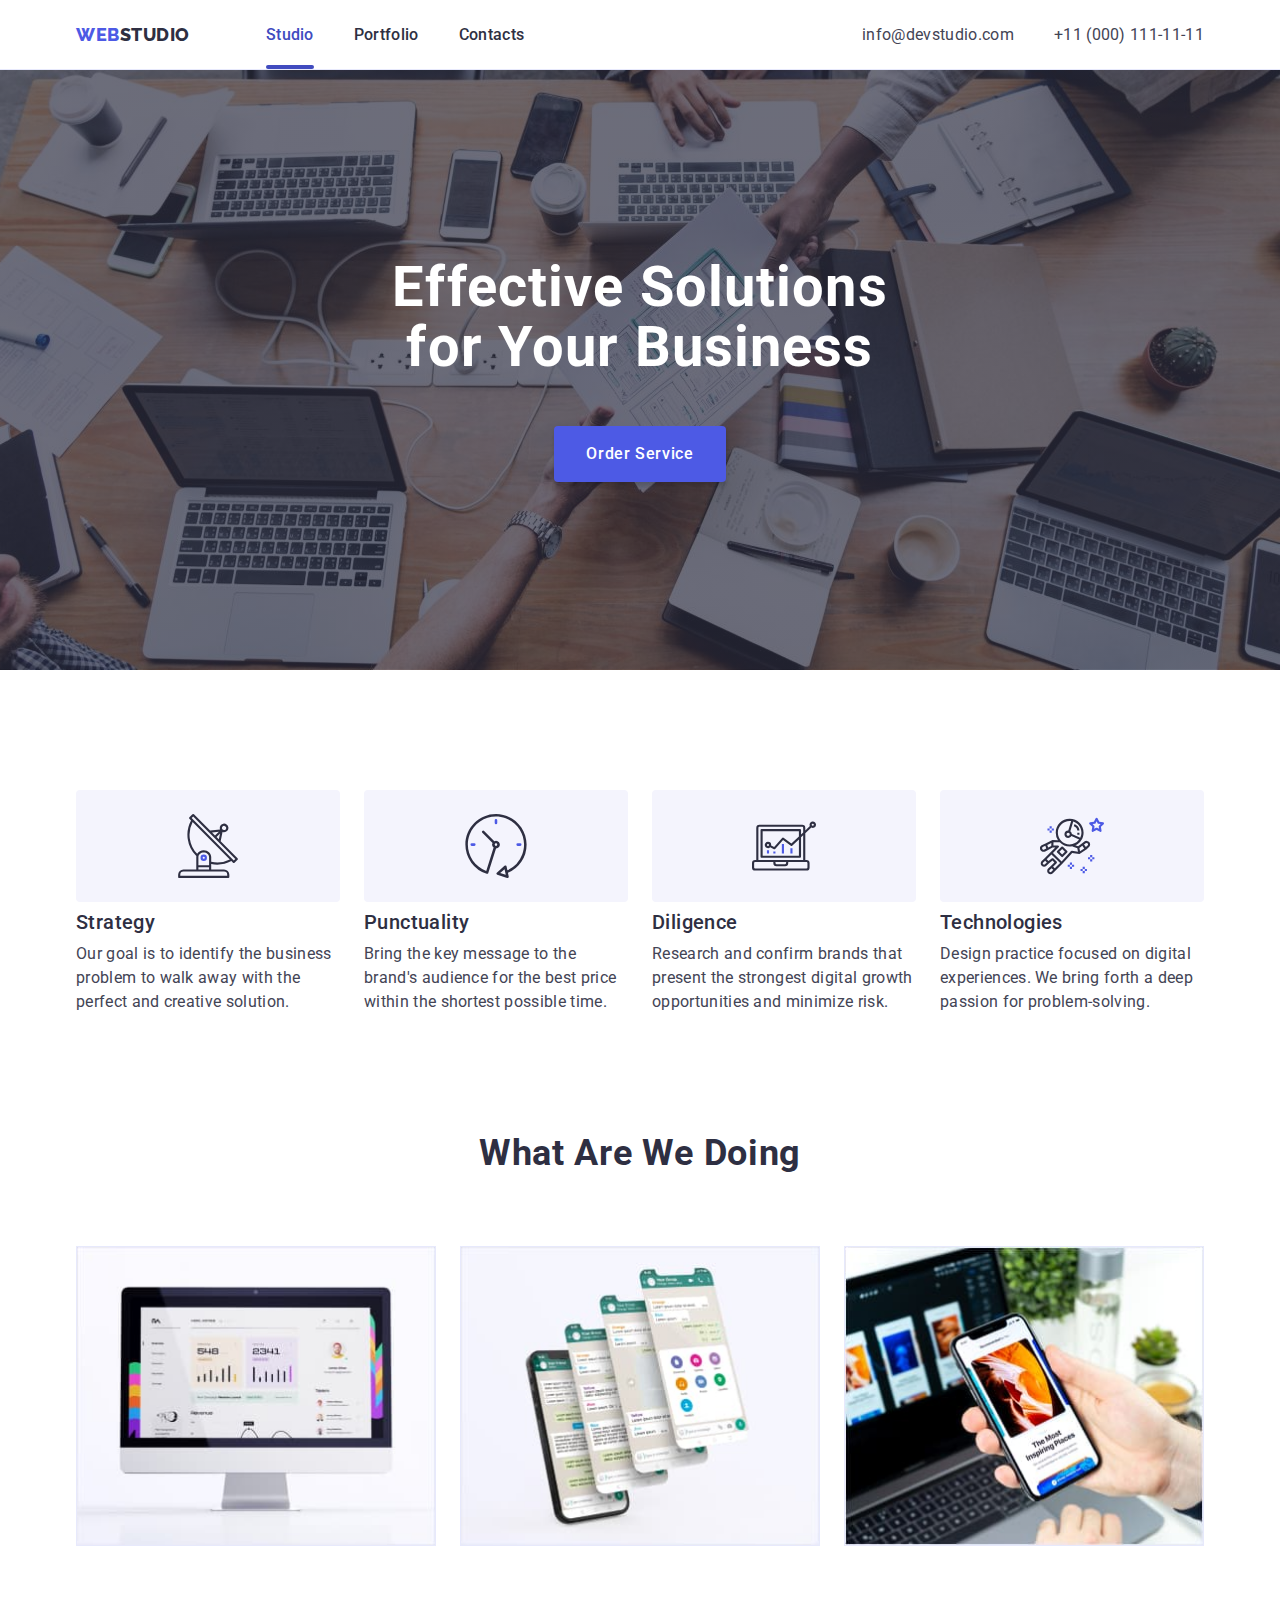
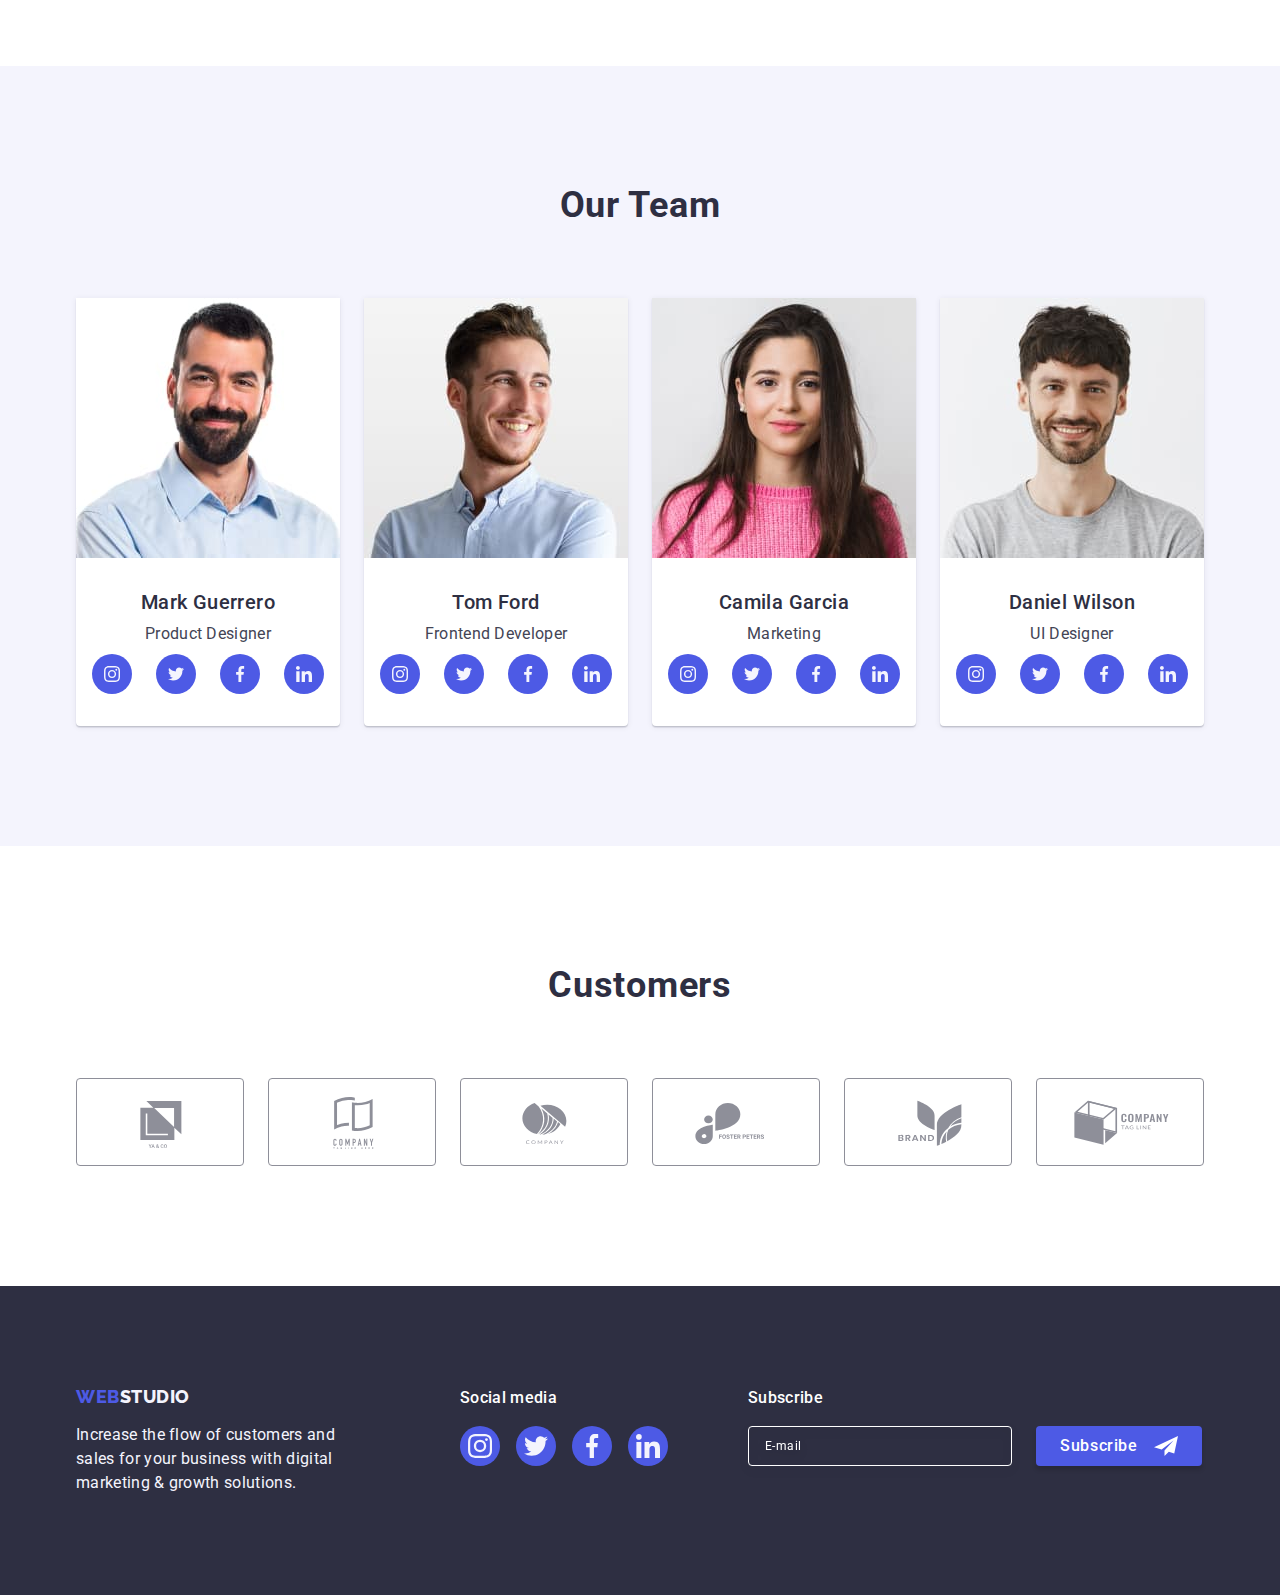
<file: index.html>
<!DOCTYPE html>
<html lang="en">
  <head>
    <meta charset="UTF-8" />
    <meta http-equiv="X-UA-Compatible" content="IE=edge" />
    <meta name="viewport" content="width=device-width, initial-scale=1.0" />
    <title>Студія</title>
    <link rel="preconnect" href="https://fonts.googleapis.com" />
    <link rel="preconnect" href="https://fonts.gstatic.com" crossorigin />
    <link
      href="https://fonts.googleapis.com/css2?family=Raleway:wght@800&family=Roboto:wght@400;500;700;900&display=swap"
      rel="stylesheet"
    />
    <link
      rel="stylesheet"
      href="https://cdn.jsdelivr.net/npm/modern-normalize@2.0.0/modern-normalize.min.css"
    />
    <link href="./portfolio.html" rel="next" type="text/html" />
    <link href="./css/styles.css" rel="stylesheet" type="text/css" />
  </head>
  <body>
    <header class="header">
      <div class="container row inner-header">
        <nav class="nav">
          <a class="nav-logo nav-logo-blue link" href="./index.html"
            >Web<span class="nav-logo-dark">Studio</span></a
          >
          <ul class="pagination-menu list">
            <li class="item">
              <a class="pagination-item link active" href="./index.html"
                >Studio</a
              >
            </li>
            <li class="item">
              <a class="pagination-item link" href="./portfolio.html"
                >Portfolio</a
              >
            </li>
            <li class="item">
              <a class="pagination-item link" href="">Contacts</a>
            </li>
          </ul>
        </nav>
        <address class="nav-contacts">
          <ul class="contacts-menu list">
            <li class="pag-item">
              <a class="contacts-item link" href="mailto:info@devstudio.com"
                >info@devstudio.com</a
              >
            </li>
            <li class="pag-item">
              <a class="contacts-item link" href="tel:+110001111111"
                >+11 (000) 111-11-11</a
              >
            </li>
          </ul>
        </address>
      </div>
    </header>

    <main class="main-block">
      <section class="section-one">
        <div class="box-solutions container">
          <h1 class="title-one">Effective Solutions for Your Business</h1>
          <button
            class="button button-blue button-size order-service"
            type="button"
            data-modal-open
          >
            Order Service
          </button>
        </div>
      </section>
      <section class="section">
        <div class="box-advantages container">
          <h2 class="title-two visually-hidden">Advantages</h2>
          <ul class="advantages-menu list">
            <li class="item">
              <div class="icon-wrap icon-advantages-wrap">
                <svg class="icon-advantages" width="64" height="64">
                  <use href="./images/icons.svg#icon-antenna"></use>
                </svg>
              </div>
              <h3 class="title-three">Strategy</h3>
              <p class="text">
                Our goal is to identify the business problem to walk away with
                the perfect and creative solution.
              </p>
            </li>
            <li class="item">
              <div class="icon-wrap icon-advantages-wrap">
                <svg class="icon-advantages" width="64" height="64">
                  <use href="./images/icons.svg#icon-clock"></use>
                </svg>
              </div>
              <h3 class="title-three">Punctuality</h3>
              <p class="text">
                Bring the key message to the brand's audience for the best price
                within the shortest possible time.
              </p>
            </li>
            <li class="item">
              <div class="icon-wrap icon-advantages-wrap">
                <svg class="icon-advantages" width="64" height="64">
                  <use href="./images/icons.svg#icon-diagram"></use>
                </svg>
              </div>
              <h3 class="title-three">Diligence</h3>
              <p class="text">
                Research and confirm brands that present the strongest digital
                growth opportunities and minimize risk.
              </p>
            </li>
            <li class="item">
              <div class="icon-wrap icon-advantages-wrap">
                <svg class="icon-advantages" width="64" height="64">
                  <use href="./images/icons.svg#icon-astronaut"></use>
                </svg>
              </div>
              <h3 class="title-three">Technologies</h3>
              <p class="text">
                Design practice focused on digital experiences. We bring forth a
                deep passion for problem-solving.
              </p>
            </li>
          </ul>
        </div>
      </section>
      <section class="section proposals">
        <div class="box-proposals container">
          <h2 class="title-two">What are we doing</h2>
          <ul class="proposals-menu list">
            <li class="item">
              <img
                class="image image-border"
                src="./images/proposal1.jpg"
                alt="A website with graphs is open on the monitor"
                width="360"
                height="300"
              />
            </li>
            <li class="item">
              <img
                class="image image-border"
                src="./images/proposal2.jpg"
                alt="Four screens of phones with chat correspondence"
                width="360"
                height="300"
              />
            </li>
            <li class="item">
              <img
                class="image image-border"
                src="./images/proposal3.jpg"
                alt="A phone with an open application and a laptop with an open website"
                width="360"
                height="300"
              />
            </li>
          </ul>
        </div>
      </section>
      <section class="section inner-four">
        <div class="container">
          <h2 class="title-two">Our team</h2>
          <ul class="team-cards-menu list">
            <li class="team-card">
              <img
                class="image"
                src="./images/team1.jpg"
                alt="Mark Guerrero"
                width="264"
                height="260"
              />
              <div class="team-inform">
                <h3 class="title-three">Mark Guerrero</h3>
                <p class="text">Product Designer</p>
                <ul class="team-links list">
                  <li class="item">
                    <a class="link" href="">
                      <svg class="icon-team" width="16" height="16">
                        <use href="./images/icons.svg#icon-instagram"></use>
                      </svg>
                    </a>
                  </li>
                  <li class="item">
                    <a class="link" href="">
                      <svg class="icon-team" width="16" height="16">
                        <use href="./images/icons.svg#icon-twitter"></use>
                      </svg>
                    </a>
                  </li>
                  <li class="item">
                    <a class="link" href="">
                      <svg class="icon-team" width="16" height="16">
                        <use href="./images/icons.svg#icon-facebook"></use>
                      </svg>
                    </a>
                  </li>
                  <li class="item">
                    <a class="link" href="">
                      <svg class="icon-team" width="16" height="16">
                        <use href="./images/icons.svg#icon-linkedin"></use>
                      </svg>
                    </a>
                  </li>
                </ul>
              </div>
            </li>
            <li class="team-card">
              <img
                class="image"
                src="./images/team2.jpg"
                alt="Tom Ford"
                width="264"
                height="260"
              />
              <div class="team-inform">
                <h3 class="title-three">Tom Ford</h3>
                <p class="text">Frontend Developer</p>
                <ul class="team-links list">
                  <li class="item">
                    <a class="link" href="">
                      <svg class="icon-team" width="16" height="16">
                        <use href="./images/icons.svg#icon-instagram"></use>
                      </svg>
                    </a>
                  </li>
                  <li class="item">
                    <a class="link" href="">
                      <svg class="icon-team" width="16" height="16">
                        <use href="./images/icons.svg#icon-twitter"></use>
                      </svg>
                    </a>
                  </li>
                  <li class="item">
                    <a class="link" href="">
                      <svg class="icon-team" width="16" height="16">
                        <use href="./images/icons.svg#icon-facebook"></use>
                      </svg>
                    </a>
                  </li>
                  <li class="item">
                    <a class="link" href="">
                      <svg class="icon-team" width="16" height="16">
                        <use href="./images/icons.svg#icon-linkedin"></use>
                      </svg>
                    </a>
                  </li>
                </ul>
              </div>
            </li>
            <li class="team-card">
              <img
                class="image"
                src="./images/team3.jpg"
                alt="Camila Garcia"
                width="264"
                height="260"
              />
              <div class="team-inform">
                <h3 class="title-three">Camila Garcia</h3>
                <p class="text">Marketing</p>
                <ul class="team-links list">
                  <li class="item">
                    <a class="link" href="">
                      <svg class="icon-team" width="16" height="16">
                        <use href="./images/icons.svg#icon-instagram"></use>
                      </svg>
                    </a>
                  </li>
                  <li class="item">
                    <a class="link" href="">
                      <svg class="icon-team" width="16" height="16">
                        <use href="./images/icons.svg#icon-twitter"></use>
                      </svg>
                    </a>
                  </li>
                  <li class="item">
                    <a class="link" href="">
                      <svg class="icon-team" width="16" height="16">
                        <use href="./images/icons.svg#icon-facebook"></use>
                      </svg>
                    </a>
                  </li>
                  <li class="item">
                    <a class="link" href="">
                      <svg class="icon-team" width="16" height="16">
                        <use href="./images/icons.svg#icon-linkedin"></use>
                      </svg>
                    </a>
                  </li>
                </ul>
              </div>
            </li>
            <li class="team-card">
              <img
                class="image"
                src="./images/team4.jpg"
                alt="Daniel Wilson"
                width="264"
                height="260"
              />
              <div class="team-inform">
                <h3 class="title-three">Daniel Wilson</h3>
                <p class="text">UI Designer</p>
                <ul class="team-links list">
                  <li class="item">
                    <a class="link" href="">
                      <svg class="icon-team" width="16" height="16">
                        <use href="./images/icons.svg#icon-instagram"></use>
                      </svg>
                    </a>
                  </li>
                  <li class="item">
                    <a class="link" href="">
                      <svg class="icon-team" width="16" height="16">
                        <use href="./images/icons.svg#icon-twitter"></use>
                      </svg>
                    </a>
                  </li>
                  <li class="item">
                    <a class="link" href="">
                      <svg class="icon-team" width="16" height="16">
                        <use href="./images/icons.svg#icon-facebook"></use>
                      </svg>
                    </a>
                  </li>
                  <li class="item">
                    <a class="link" href="">
                      <svg class="icon-team" width="16" height="16">
                        <use href="./images/icons.svg#icon-linkedin"></use>
                      </svg>
                    </a>
                  </li>
                </ul>
              </div>
            </li>
          </ul>
        </div>
      </section>
      <section class="section">
        <div class="container">
          <h2 class="title-two">Customers</h2>
          <ul class="customers-menu list">
            <li class="item">
              <a class="icon-wrap customer-link link" href="">
                <svg class="icon-customer" width="104" height="56">
                  <use href="./images/icons.svg#icon-logo1"></use>
                </svg>
              </a>
            </li>
            <li class="item">
              <a class="icon-wrap customer-link link" href="">
                <svg class="icon-customer" width="104" height="56">
                  <use href="./images/icons.svg#icon-logo2"></use>
                </svg>
              </a>
            </li>
            <li class="item">
              <a class="icon-wrap customer-link link" href="">
                <svg class="icon-customer" width="104" height="56">
                  <use href="./images/icons.svg#icon-logo3"></use>
                </svg>
              </a>
            </li>
            <li class="item">
              <a class="icon-wrap customer-link link" href="">
                <svg class="icon-customer" width="104" height="56">
                  <use href="./images/icons.svg#icon-logo4"></use>
                </svg>
              </a>
            </li>
            <li class="item">
              <a class="icon-wrap customer-link link" href="">
                <svg class="icon-customer" width="104" height="56">
                  <use href="./images/icons.svg#icon-logo5"></use>
                </svg>
              </a>
            </li>
            <li class="item">
              <a class="icon-wrap customer-link link" href="">
                <svg class="icon-customer" width="104" height="56">
                  <use href="./images/icons.svg#icon-logo6"></use>
                </svg>
              </a>
            </li>
          </ul>
        </div>
      </section>
    </main>

    <footer class="footer">
      <div class="footer-inner container">
        <div class="footer-logo-text">
          <a class="nav-logo nav-logo-blue link" href="./index.html"
            >Web<span class="nav-logo-light">Studio</span></a
          >
          <p class="info-text text">
            Increase the flow of customers and sales for your business with
            digital marketing & growth solutions.
          </p>
        </div>
        <div class="footer-social-media">
          <p class="caption text">Social media</p>
          <ul class="social-media-menu list">
            <li class="item">
              <a class="link" href="">
                <svg class="icon-media" width="24" height="24">
                  <use href="./images/icons.svg#icon-instagram"></use>
                </svg>
              </a>
            </li>
            <li class="item">
              <a class="link" href="">
                <svg class="icon-media" width="24" height="24">
                  <use href="./images/icons.svg#icon-twitter"></use>
                </svg>
              </a>
            </li>
            <li class="item">
              <a class="link" href="">
                <svg class="icon-media" width="24" height="24">
                  <use href="./images/icons.svg#icon-facebook"></use>
                </svg>
              </a>
            </li>
            <li class="item">
              <a class="link" href="">
                <svg class="icon-media" width="24" height="24">
                  <use href="./images/icons.svg#icon-linkedin"></use>
                </svg>
              </a>
            </li>
          </ul>
        </div>

        <!--  -->

        <div class="footer-form-container">
          <p class="caption text">Subscribe</p>
          <form class="footer-email-form">
            <label class="footer-label">
              <input
                class="footer-input"
                type="email"
                name="user-email"
                placeholder="E-mail"
                required
              />
            </label>

            <button class="button button-blue button-submit" type="submit">
              Subscribe
              <svg class="icon-submit" width="24" height="24">
                <use href="./images/icons.svg#icon-plane"></use>
              </svg>
            </button>
          </form>
        </div>
      </div>
    </footer>

    <!-- Modal window: -->

    <div class="backdrop is-hidden" data-modal>
      <div class="modal">
        <button class="button-close" type="button" data-modal-close>
          <svg class="icon-close" width="8" height="8">
            <use href="./images/icons.svg#icon-close"></use>
          </svg>
        </button>

        <p class="caption-modal text">
          Leave your contacts and we will call you back
        </p>

        <form class="modal-form">
          <div class="modal-form-content">
            <label class="form-text label-modal" for="user-name">Name</label>
            <div class="icon-input-wrap">
              <input
                class="input-form input-modal"
                type="text"
                name="user-name"
                id="user-name"
                required
              />
              <svg class="icon-modal" width="18" height="24">
                <use href="./images/icons.svg#icon-person"></use>
              </svg>
            </div>
          </div>

          <div class="modal-form-content">
            <label class="form-text label-modal" for="user-tel">Phone</label>
            <div class="icon-input-wrap">
              <input
                class="input-form input-modal"
                type="tel"
                name="user-tel"
                id="user-tel"
                required
              />
              <svg class="icon-modal" width="18" height="24">
                <use href="./images/icons.svg#icon-phone"></use>
              </svg>
            </div>
          </div>

          <div class="modal-form-content">
            <label class="form-text label-modal" for="user-email">Email</label>
            <div class="icon-input-wrap">
              <input
                class="input-form input-modal"
                type="email"
                name="user-email"
                id="user-email"
                required
              />
              <svg class="icon-modal" width="18" height="24">
                <use href="./images/icons.svg#icon-email"></use>
              </svg>
            </div>
          </div>

          <div class="modal-form-comment">
            <label class="form-text label-modal" for="user-comment"
              >Comment</label
            >
            <textarea
              class="input-form form-text textarea-modal"
              name="user-comment"
              id="user-comment"
              placeholder="Text input"
            ></textarea>
          </div>

          <div class="checkbox-wrap">
            <input
              class="input-modal-checkbox visually-hidden"
              type="checkbox"
              name="user-privacy"
              id="user-privacy"
              value="true"
              required
            />
            <label class="form-text label-modal-checkbox" for="user-privacy">
              <span class="check-box">
                <svg class="icon-modal-checkbox" width="10" height="8">
                  <use href="./images/icons.svg#icon-clickcheckbox"></use>
                </svg>
              </span>
              I accept the terms and conditions of the
              <a class="privacy-policy-link" href=""> Privacy Policy</a>
            </label>
          </div>

          <button class="button button-blue button-size submit" type="submit">
            Send
          </button>
        </form>
      </div>
    </div>
    <script src="./js/modal.js"></script>
  </body>
</html>
</file>
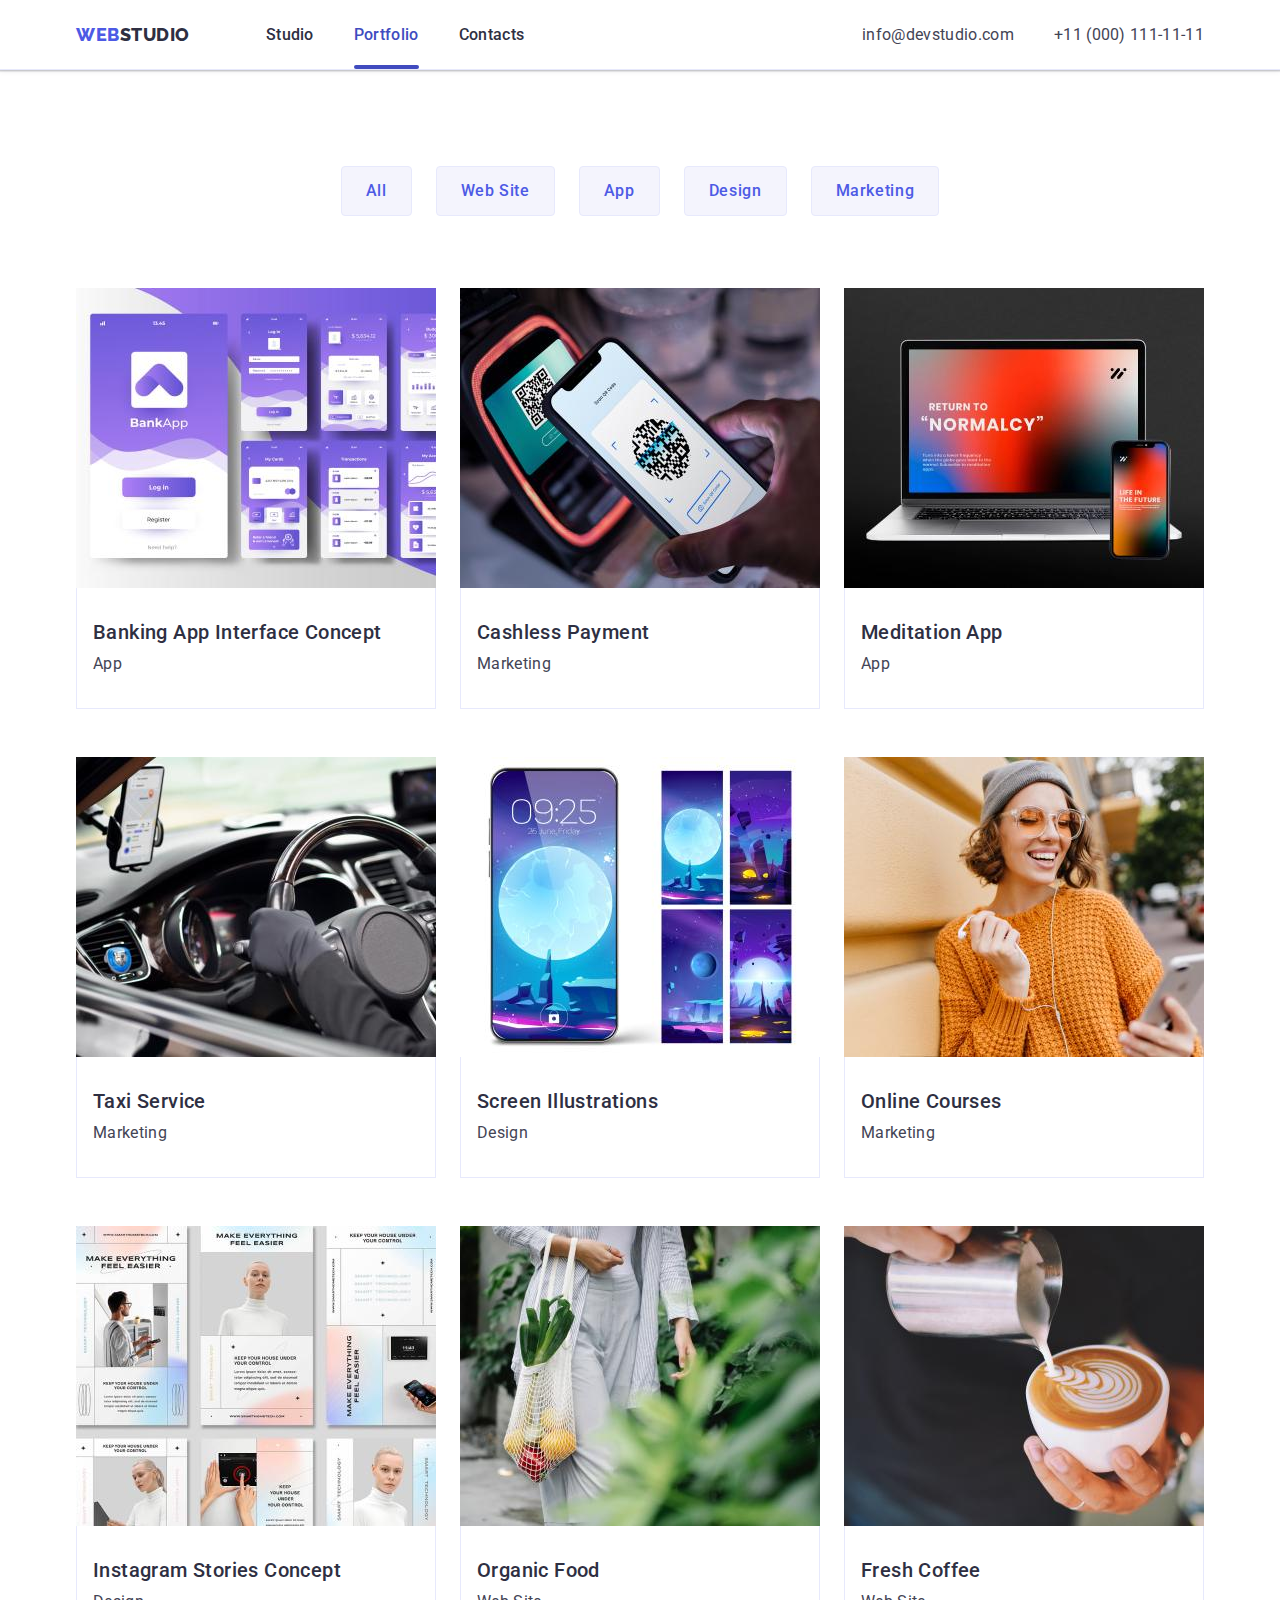
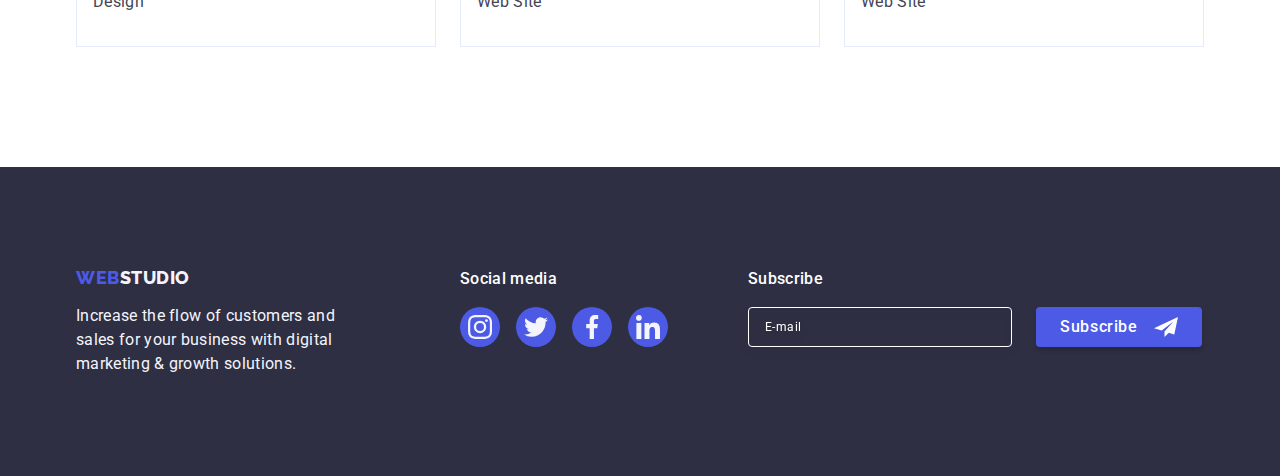
<file: portfolio.html>
<!DOCTYPE html>
<html lang="en">
  <head>
    <meta charset="UTF-8" />
    <meta http-equiv="X-UA-Compatible" content="IE=edge" />
    <meta name="viewport" content="width=device-width, initial-scale=1.0" />
    <title>Портфоліо</title>
    <link rel="preconnect" href="https://fonts.googleapis.com" />
    <link rel="preconnect" href="https://fonts.gstatic.com" crossorigin />
    <link
      href="https://fonts.googleapis.com/css2?family=Raleway:wght@800&family=Roboto:wght@400;500;700;900&display=swap"
      rel="stylesheet"
    />
    <link
      rel="stylesheet"
      href="https://cdn.jsdelivr.net/npm/modern-normalize@2.0.0/modern-normalize.min.css"
    />
    <link href="./index.html" rel="author" type="text/html" />
    <link href="./css/styles.css" rel="stylesheet" type="text/css" />
  </head>
  <body>
    <header class="header">
      <div class="container row inner-header">
        <nav class="nav">
          <a class="nav-logo nav-logo-blue link" href="./index.html"
            >Web<span class="nav-logo-dark">Studio</span></a
          >
          <ul class="pagination-menu list">
            <li class="item">
              <a class="pagination-item link" href="./index.html">Studio</a>
            </li>
            <li class="item">
              <a class="pagination-item link active" href="./portfolio.html"
                >Portfolio</a
              >
            </li>
            <li class="item">
              <a class="pagination-item link" href="">Contacts</a>
            </li>
          </ul>
        </nav>
        <address class="nav-contacts">
          <ul class="contacts-menu list">
            <li class="pag-item">
              <a class="contacts-item link" href="mailto:info@devstudio.com"
                >info@devstudio.com</a
              >
            </li>
            <li class="pag-item">
              <a class="contacts-item link" href="tel:+110001111111"
                >+11 (000) 111-11-11</a
              >
            </li>
          </ul>
        </address>
      </div>
    </header>

    <main>
      <section class="section portfolio">
        <div class="container">
          <h1 class="title-one visually-hidden">Portfolio</h1>
          <ul class="filter-menu list">
            <li class="item">
              <button class="button filter" type="button">All</button>
            </li>
            <li class="item">
              <button class="button filter" type="button">Web Site</button>
            </li>
            <li class="item">
              <button class="button filter" type="button">App</button>
            </li>
            <li class="item">
              <button class="button filter" type="button">Design</button>
            </li>
            <li class="item">
              <button class="button filter" type="button">Marketing</button>
            </li>
          </ul>
          <ul class="work-cards-menu list">
            <li class="work-card">
              <a class="work-example link" href="./index.html">
                <div class="image-overlay-block">
                  <img
                    class="image"
                    src="./images/work1.jpg"
                    alt="Seven pages of banking application"
                    width="360"
                    height="300"
                  />
                  <p class="overlay text">
                    14 Stylish and User-Friendly App Design Concepts · Task
                    Manager App · Calorie Tracker App · Exotic Fruit Ecommerce
                    App · Cloud Storage App
                  </p>
                </div>
                <div class="work-inform">
                  <h2 class="title-portfolio">Banking App Interface Concept</h2>
                  <p class="text">App</p>
                </div>
              </a>
            </li>
            <li class="work-card">
              <a class="work-example link" href="./index.html">
                <div class="image-overlay-block">
                  <img
                    class="image"
                    src="./images/work2.jpg"
                    alt="A phone scans QR Code"
                    width="360"
                    height="300"
                  />
                  <p class="overlay text">
                    14 Stylish and User-Friendly App Design Concepts · Task
                    Manager App · Calorie Tracker App · Exotic Fruit Ecommerce
                    App · Cloud Storage App
                  </p>
                </div>
                <div class="work-inform">
                  <h2 class="title-portfolio">Cashless Payment</h2>
                  <p class="text">Marketing</p>
                </div>
              </a>
            </li>
            <li class="work-card">
              <a class="work-example link" href="./index.html">
                <div class="image-overlay-block">
                  <img
                    class="image"
                    src="./images/work3.jpg"
                    alt="Phone and laptop with the same site"
                    width="360"
                    height="300"
                  />
                  <p class="overlay text">
                    14 Stylish and User-Friendly App Design Concepts · Task
                    Manager App · Calorie Tracker App · Exotic Fruit Ecommerce
                    App · Cloud Storage App
                  </p>
                </div>
                <div class="work-inform">
                  <h2 class="title-portfolio">Meditation App</h2>
                  <p class="text">App</p>
                </div>
              </a>
            </li>
            <li class="work-card">
              <a class="work-example link" href="./index.html">
                <div class="image-overlay-block">
                  <img
                    class="image"
                    src="./images/work4.jpg"
                    alt="Phone with application for drivers"
                    width="360"
                    height="300"
                  />
                  <p class="overlay text">
                    14 Stylish and User-Friendly App Design Concepts · Task
                    Manager App · Calorie Tracker App · Exotic Fruit Ecommerce
                    App · Cloud Storage App
                  </p>
                </div>
                <div class="work-inform">
                  <h2 class="title-portfolio">Taxi Service</h2>
                  <p class="text">Marketing</p>
                </div>
              </a>
            </li>
            <li class="work-card">
              <a class="work-example link" href="./index.html">
                <div class="image-overlay-block">
                  <img
                    class="image"
                    src="./images/work5.jpg"
                    alt="Five similar pictures of phone's screen"
                    width="360"
                    height="300"
                  />
                  <p class="overlay text">
                    14 Stylish and User-Friendly App Design Concepts · Task
                    Manager App · Calorie Tracker App · Exotic Fruit Ecommerce
                    App · Cloud Storage App
                  </p>
                </div>
                <div class="work-inform">
                  <h2 class="title-portfolio">Screen Illustrations</h2>
                  <p class="text">Design</p>
                </div>
              </a>
            </li>
            <li class="work-card">
              <a class="work-example link" href="./index.html">
                <div class="image-overlay-block">
                  <img
                    class="image"
                    src="./images/work6.jpg"
                    alt="Smiling girl listens and watchs her phone"
                    width="360"
                    height="300"
                  />
                  <p class="overlay text">
                    14 Stylish and User-Friendly App Design Concepts · Task
                    Manager App · Calorie Tracker App · Exotic Fruit Ecommerce
                    App · Cloud Storage App
                  </p>
                </div>
                <div class="work-inform">
                  <h2 class="title-portfolio">Online Courses</h2>
                  <p class="text">Marketing</p>
                </div>
              </a>
            </li>
            <li class="work-card">
              <a class="work-example link" href="./index.html">
                <div class="image-overlay-block">
                  <img
                    class="image"
                    src="./images/work7.jpg"
                    alt="Six examples of Instagram stories about devices advertising"
                    width="360"
                    height="300"
                  />
                  <p class="overlay text">
                    14 Stylish and User-Friendly App Design Concepts · Task
                    Manager App · Calorie Tracker App · Exotic Fruit Ecommerce
                    App · Cloud Storage App
                  </p>
                </div>
                <div class="work-inform">
                  <h2 class="title-portfolio">Instagram Stories Concept</h2>
                  <p class="text">Design</p>
                </div>
              </a>
            </li>
            <li class="work-card">
              <a class="work-example link" href="./index.html">
                <div class="image-overlay-block">
                  <img
                    class="image"
                    src="./images/work8.jpg"
                    alt="Woman with string bag and fruits in it"
                    width="360"
                    height="300"
                  />
                  <p class="overlay text">
                    14 Stylish and User-Friendly App Design Concepts · Task
                    Manager App · Calorie Tracker App · Exotic Fruit Ecommerce
                    App · Cloud Storage App
                  </p>
                </div>
                <div class="work-inform">
                  <h2 class="title-portfolio">Organic Food</h2>
                  <p class="text">Web Site</p>
                </div>
              </a>
            </li>
            <li class="work-card">
              <a class="work-example link" href="./index.html">
                <div class="image-overlay-block">
                  <img
                    class="image"
                    src="./images/work9.jpg"
                    alt="Man makes latte"
                    width="360"
                    height="300"
                  />
                  <p class="overlay text">
                    14 Stylish and User-Friendly App Design Concepts · Task
                    Manager App · Calorie Tracker App · Exotic Fruit Ecommerce
                    App · Cloud Storage App
                  </p>
                </div>
                <div class="work-inform">
                  <h2 class="title-portfolio">Fresh Coffee</h2>
                  <p class="text">Web Site</p>
                </div>
              </a>
            </li>
          </ul>
        </div>
      </section>
    </main>

    <footer class="footer">
      <div class="footer-inner container">
        <div class="footer-logo-text">
          <a class="nav-logo nav-logo-blue link" href="./index.html"
            >Web<span class="nav-logo-light">Studio</span></a
          >
          <p class="info-text text">
            Increase the flow of customers and sales for your business with
            digital marketing & growth solutions.
          </p>
        </div>
        <div class="footer-social-media">
          <p class="caption text">Social media</p>
          <ul class="social-media-menu list">
            <li class="item">
              <a class="link" href="">
                <svg class="icon-media" width="24" height="24">
                  <use href="./images/icons.svg#icon-instagram"></use>
                </svg>
              </a>
            </li>
            <li class="item">
              <a class="link" href="">
                <svg class="icon-media" width="24" height="24">
                  <use href="./images/icons.svg#icon-twitter"></use>
                </svg>
              </a>
            </li>
            <li class="item">
              <a class="link" href="">
                <svg class="icon-media" width="24" height="24">
                  <use href="./images/icons.svg#icon-facebook"></use>
                </svg>
              </a>
            </li>
            <li class="item">
              <a class="link" href="">
                <svg class="icon-media" width="24" height="24">
                  <use href="./images/icons.svg#icon-linkedin"></use>
                </svg>
              </a>
            </li>
          </ul>
        </div>
        <!--  -->

        <div class="footer-form-container">
          <p class="caption text">Subscribe</p>
          <form class="footer-email-form">
            <label class="footer-label">
              <input
                class="footer-input"
                type="email"
                name="user-email"
                placeholder="E-mail"
                required
              />
            </label>

            <button class="button button-blue button-submit" type="submit">
              Subscribe
              <svg class="icon-submit" width="24" height="24">
                <use href="./images/icons.svg#icon-plane"></use>
              </svg>
            </button>
          </form>
        </div>
      </div>
    </footer>

    <!--  -->
  </body>
</html>
</file>
<file: css/styles.css>
:root {
  --primary-dark-color: #434455;
  --secondary-dark-color: #2e2f42;
  --primary-white-color: #ffffff;
  --border-light-color: #e7e9fc;
  --bg-color-one: #fcfcfc;
  --bg-color-two: #f4f4fd;
  --active-link-color: #404bbf;
  --blue-color: #4d5ae5;
  --customer-icons-color: #8e8f99;
  --active-link-footer: #31d0aa;
}

body {
  font-family: "Roboto", sans-serif;
  font-weight: 400;
  color: var(--primary-dark-color);
  background-color: var(--primary-white-color);
  font-size: 16px;
  line-height: 150%;
}

h1,
h2,
h3,
p,
ul {
  margin: 0;
  padding: 0;
}

.header {
  border-bottom: 1px solid var(--border-light-color);
  box-shadow: 0px 1px 6px 0px rgba(46, 47, 66, 0.08),
    0px 1px 1px 0px rgba(46, 47, 66, 0.16),
    0px 2px 1px 0px rgba(46, 47, 66, 0.08);
}

.container {
  width: 1158px;
  padding-left: 15px;
  padding-right: 15px;
  margin-left: auto;
  margin-right: auto;
}

.row {
  display: flex;
  justify-content: space-between;
}

.inner-header {
  max-width: 100%;
}

.nav {
  display: flex;
  align-items: center;
}

.nav-logo {
  font-family: "Raleway", sans-serif;
  font-weight: 800;
  font-size: 18px;
  line-height: 117%;
  letter-spacing: 0.03em;
  text-transform: uppercase;
  display: flex;
  margin-right: 76px;
}

.nav .nav-logo,
.pagination-item,
.contacts-item {
  padding-top: 24px;
  padding-bottom: 24px;
}

.nav-logo-blue,
.filter {
  color: var(--blue-color);
}

.link {
  text-decoration: none;
}

.nav-logo-dark,
.pagination-item.link,
.title-two,
.title-three,
.title-portfolio {
  color: var(--secondary-dark-color);
}

.pagination-menu {
  gap: 40px;
}

.list {
  display: flex;
  list-style: none;
}

.pagination-item.link,
.contacts-item,
.title-one,
.title-two,
.title-three,
.title-portfolio,
.text {
  letter-spacing: 0.02em;
}

.pagination-item.link {
  font-weight: 500;
  font-size: 16px;
  line-height: 1.5;
  transition: color 250ms cubic-bezier(0.4, 0, 0.2, 1);
  position: relative;
}

.pagination-item.link.active {
  color: var(--active-link-color);
}

.active::after {
  position: absolute;
  content: "";
  background: var(--active-link-color);
  width: 100%;
  height: 4px;
  border-radius: 2px;
  bottom: -1px;
  left: 0;
}

.pagination-item.link:hover,
.pagination-item.link:focus,
.contacts-item.link:hover,
.contacts-item.link:focus {
  color: var(--active-link-color);
}

.nav-contacts {
  font-style: normal;
  display: flex;
  align-items: center;
}

.contacts-menu {
  gap: 40px;
}

.contacts-item.link {
  color: var(--primary-dark-color);
  transition: color 250ms cubic-bezier(0.4, 0, 0.2, 1);
}

.section {
  padding-top: 120px;
  padding-bottom: 120px;
}

.section-one {
  margin-left: auto;
  margin-right: auto;
  padding-top: 188px;
  padding-bottom: 188px;
  max-width: 1440px;
  background-size: cover;
  background-color: var(--secondary-dark-color);
  background-image: linear-gradient(
      rgba(46, 47, 66, 0.7),
      rgba(46, 47, 66, 0.7)
    ),
    url("../images/bg.jpg");
  background-repeat: no-repeat;
  background-position: center center;
}

.box-solutions {
  display: flex;
  flex-direction: column;
  align-items: center;
  padding: 0;
  max-width: 100%;
}

.title-one {
  color: var(--primary-white-color);
  font-weight: 700;
  font-size: 56px;
  line-height: 107%;
  text-align: center;
  max-width: 496px;
}

.button {
  font-family: "Roboto", sans-serif;
  font-size: 16px;
  line-height: 150%;
  font-weight: 500;
  letter-spacing: 0.04em;
  text-align: center;
  border-radius: 4px;
  cursor: pointer;
}

.button.button-blue {
  border: none;
  color: var(--primary-white-color);
  background-color: var(--blue-color);
  box-shadow: 0px 4px 4px rgba(0, 0, 0, 0.15);
  transition: background-color 250ms cubic-bezier(0.4, 0, 0.2, 1);
}

.button.button-blue.button-size {
  padding: 16px 32px;
  min-width: 169px;
  min-height: 56px;
}

.button.button-blue.button-size.order-service {
  margin-top: 48px;
}

.button.button-blue:hover,
.button.button-blue:focus,
.button.filter:hover,
.button.filter:focus {
  /* cursor: pointer; */
  background-color: var(--active-link-color);
}

.title-two {
  font-weight: 700;
  font-size: 36px;
  line-height: 111%;
  text-align: center;
  text-transform: capitalize;
  margin-bottom: 72px;
}

.visually-hidden {
  position: absolute;
  width: 1px;
  height: 1px;
  margin: -1px;
  border: 0;
  padding: 0;
  white-space: nowrap;
  clip-path: inset(100%);
  clip: rect(0 0 0 0);
  overflow: hidden;
}

.advantages-menu,
.proposals-menu,
.team-cards-menu,
.team-links,
.customers-menu,
.filter-menu {
  gap: 24px;
}

.icon-wrap {
  border-radius: 4px;
  display: flex;
  align-items: center;
  justify-content: center;
}

.icon-advantages-wrap {
  min-width: 264px;
  min-height: 112px;
  background-color: var(--bg-color-two);
  margin-bottom: 8px;
}

.advantages-menu .text {
  max-width: 264px;
}

.title-three,
.title-portfolio {
  font-weight: 500;
  font-size: 20px;
  line-height: 120%;
  text-transform: capitalize;
  margin-bottom: 8px;
}

.proposals {
  padding-top: 0;
}

.image-border {
  border: 1px solid var(--border-light-color);
}

.inner-four {
  background-color: var(--bg-color-two);
}

.team-card {
  background-color: var(--primary-white-color);
  text-align: center;
  box-shadow: 0px 1px 6px rgba(46, 47, 66, 0.08),
    0px 1px 1px rgba(46, 47, 66, 0.16), 0px 2px 1px rgba(46, 47, 66, 0.08);
  border-radius: 0px 0px 4px 4px;
}

.image {
  display: block;
  max-width: 100%;
  object-fit: cover;
}

.team-inform {
  padding-top: 32px;
  padding-bottom: 32px;
}

.team-inform .text {
  margin-bottom: 8px;
}

.team-links {
  justify-content: center;
}

.team-links .link {
  display: flex;
  justify-content: center;
  align-items: center;
  width: 40px;
  height: 40px;
  border-radius: 50%;
  background-color: var(--blue-color);
  transition: background-color 250ms cubic-bezier(0.4, 0, 0.2, 1);
}

.icon-team {
  fill: var(--bg-color-two);
}

.team-links .link:hover,
.team-links .link:focus {
  background-color: var(--active-link-color);
}

.customer-link {
  min-width: 168px;
  min-height: 88px;
  border: 1px solid var(--customer-icons-color);
  color: var(--customer-icons-color);
  transition: border-color 250ms cubic-bezier(0.4, 0, 0.2, 1),
    color 250ms cubic-bezier(0.4, 0, 0.2, 1);
}

.customer-link:hover,
.customer-link:focus {
  border-color: var(--active-link-color);
  color: var(--active-link-color);
}

.icon-customer {
  fill: currentColor;
  transition: fill 250ms cubic-bezier(0.4, 0, 0.2, 1),
    color 250ms cubic-bezier(0.4, 0, 0.2, 1);
}

.customer-link:hover .icon-customer,
.customer-link:focus .icon-customer {
  fill: var(--active-link-color);
  color: var(--active-link-color);
}

.nav-logo-light,
.footer-logo-text .text {
  color: var(--bg-color-two);
}

.footer {
  padding-top: 100px;
  padding-bottom: 100px;
  background-color: var(--secondary-dark-color);
}

.footer-inner {
  max-width: 100%;
  display: flex;
  align-items: baseline;
}

.footer-logo-text {
  margin-right: 120px;
}

.footer-inner .nav-logo {
  display: inline-block;
  margin-bottom: 16px;
  margin-right: 0;
}

.footer-inner .info-text {
  max-width: 264px;
}

.caption {
  font-weight: 500;
  margin-bottom: 16px;
  color: var(--primary-white-color);
}

.social-media-menu {
  gap: 16px;
  margin-right: 80px;
}

.icon-media {
  fill: var(--bg-color-two);
}

.social-media-menu .link {
  border-radius: 50%;
  background-color: var(--blue-color);
  width: 40px;
  height: 40px;
  display: flex;
  align-items: center;
  justify-content: center;
  transition: background-color 250ms cubic-bezier(0.4, 0, 0.2, 1);
}

.social-media-menu .link:hover,
.social-media-menu .link:focus {
  background-color: var(--active-link-footer);
}

.footer-email-form {
  display: flex;
  gap: 24px;
}

.footer-input {
  width: 264px;
  height: 40px;
  border-radius: 4px;
  border: 1px solid var(--primary-white-color);
  background-color: transparent;
  color: var(--primary-white-color);
  font-size: 12px;
  line-height: 150%;
  letter-spacing: 0.04em;
  padding-left: 16px;
  outline: none;
  filter: drop-shadow(0px 4px 4px rgba(0, 0, 0, 0.15));
}

.footer-input::placeholder {
  color: var(--primary-white-color);
}

.button.button-blue.button-submit {
  padding: 8px 24px;
  display: flex;
  justify-content: center;
  align-items: center;
  min-width: 165px;
  height: 40px;
}

.icon-submit {
  fill: var(--primary-white-color);
  margin-left: 16px;
}

.portfolio {
  padding-top: 96px;
}

.filter-menu {
  justify-content: center;
  margin-bottom: 72px;
}

.filter {
  background-color: var(--bg-color-two);
  border: 1px solid var(--border-light-color);
  padding: 12px 24px;
  transition: color 250ms cubic-bezier(0.4, 0, 0.2, 1),
    box-shadow 250ms cubic-bezier(0.4, 0, 0.2, 1),
    background-color 250ms cubic-bezier(0.4, 0, 0.2, 1),
    border-color 250ms cubic-bezier(0.4, 0, 0.2, 1);
}

.filter:hover,
.filter:focus {
  color: var(--primary-white-color);
  box-shadow: 0px 3px 1px rgba(0, 0, 0, 0.1), 0px 2px 1px rgba(0, 0, 0, 0.08),
    0px 2px 2px rgba(0, 0, 0, 0.12);
  background-color: var(--active-link-color);
  border-color: var(--active-link-color);
}

.work-cards-menu {
  flex-wrap: wrap;
  gap: 48px 24px;
  justify-content: center;
}

.work-example.link {
  display: block;
  transition: box-shadow 250ms cubic-bezier(0.4, 0, 0.2, 1);
}

.work-example.link:hover,
.work-example.link:focus {
  box-shadow: 0px 1px 6px rgba(46, 47, 66, 0.08),
    0px 1px 1px rgba(46, 47, 66, 0.16), 0px 2px 1px rgba(46, 47, 66, 0.08);
}

.image-overlay-block {
  transition: color 250ms cubic-bezier(0.4, 0, 0.2, 1);
  position: relative;
  overflow: hidden;
}

.overlay {
  position: absolute;
  top: 0;
  left: 0;
  width: 100%;
  height: 100%;
  background-color: var(--blue-color);
  padding: 40px 32px;
  color: var(--bg-color-two);

  transform: translateY(100%);
  transition: transform 250ms cubic-bezier(0.4, 0, 0.2, 1);
}

.work-example.link:hover .overlay,
.work-example.link:focus .overlay {
  transform: translateY(0%);
}

.work-inform {
  border-width: 0 1px 1px 1px;
  border-style: solid;
  border-color: var(--border-light-color);
  padding: 32px 16px;
  border-top: none;
}

.work-inform .text {
  color: var(--primary-dark-color);
}

/* 

Modal window:

*/

.backdrop {
  position: fixed;
  top: 0;
  left: 0;
  width: 100%;
  height: 100%;
  background-color: rgba(46, 47, 66, 0.4);

  transition: opacity 250ms cubic-bezier(0.4, 0, 0.2, 1),
    visibility 250ms cubic-bezier(0.4, 0, 0.2, 1);

  visibility: visible;
  opacity: 100%;
  pointer-events: auto;
}

.is-hidden {
  visibility: hidden;
  opacity: 0;
  pointer-events: none;
}

.modal {
  padding: 72px 24px 24px 24px;
  position: absolute;
  top: 50%;
  left: 50%;
  transform: translate(-50%, -50%) scale(1);
  background: var(--bg-color-one);
  box-shadow: 0px 1px 1px rgba(0, 0, 0, 0.14), 0px 1px 3px rgba(0, 0, 0, 0.12),
    0px 2px 1px rgba(0, 0, 0, 0.2);
  border-radius: 4px;
  transition: transform 250ms cubic-bezier(0.4, 0, 0.2, 1);
}

.button-close {
  display: flex;
  padding: 0;
  cursor: pointer;
  transition: background-color 250ms cubic-bezier(0.4, 0, 0.2, 1),
    border 250ms cubic-bezier(0.4, 0, 0.2, 1);

  position: absolute;
  justify-content: center;
  align-items: center;
  top: 24px;
  right: 24px;
  width: 24px;
  height: 24px;
  border: 1px solid rgba(0, 0, 0, 0.1);
  border-radius: 50%;
  background-color: var(--border-light-color);
}
.icon-close {
  transition: fill 250ms cubic-bezier(0.4, 0, 0.2, 1);
}

.button-close:hover,
.button-close:focus {
  background-color: var(--active-link-color);
  border: none;
}

.button-close:hover .icon-close,
.button-close:focus .icon-close {
  fill: var(--primary-white-color);
}

.caption-modal {
  color: var(--secondary-dark-color);
  text-align: center;
  font-weight: 500;
  margin-bottom: 16px;
}

.modal-form-content {
  margin-bottom: 8px;
}

.form-text {
  display: block;
  font-size: 12px;
  line-height: 117%;
  letter-spacing: 0.04em;
}

.label-modal {
  color: var(--customer-icons-color);
  margin-bottom: 4px;
}

.icon-input-wrap {
  position: relative;
}

.input-form {
  border: 1px solid rgba(46, 47, 66, 0.4);
  border-radius: 4px;
  background-color: transparent;
  outline: transparent;
  transition: border-color 250ms cubic-bezier(0.4, 0, 0.2, 1);
}

.input-modal {
  width: 100%;
  height: 40px;
  padding-left: 38px;
}

.input-modal:hover,
.input-modal:focus,
.textarea-modal:hover,
.textarea-modal:focus {
  border-color: var(--blue-color);
}

.icon-wrap-modal {
  width: 24px;
  display: flex;
  justify-content: flex-end;
  align-items: center;
  margin-right: 4px;
}

.icon-modal {
  position: absolute;
  left: 16px;
  top: 50%;
  transform: translateY(-50%);
  transition: fill 250ms cubic-bezier(0.4, 0, 0.2, 1);
}

.input-modal:hover + .icon-modal,
.input-modal:focus + .icon-modal {
  fill: var(--blue-color);
}

.modal-form-comment {
  margin-bottom: 16px;
}

.textarea-modal {
  resize: none;
  color: rgba(46, 47, 66, 0.4);
  padding: 8px 16px;
  width: 360px;
  height: 120px;
  margin-top: 4px;
}

.textarea-modal::placeholder {
  color: rgba(46, 47, 66, 0.4);
}

.checkbox-wrap {
  margin-bottom: 24px;
}

.check-box {
  width: 16px;
  height: 16px;
  border-radius: 2px;
  margin-right: 8px;
  cursor: pointer;

  border: 1px solid rgba(46, 47, 66, 0.4);
  fill: transparent;
  background-color: transparent;

  display: inline-flex;
  align-items: center;
  justify-content: center;

  transition: background-color 250ms cubic-bezier(0.4, 0, 0.2, 1),
    border 250ms cubic-bezier(0.4, 0, 0.2, 1),
    fill 250ms cubic-bezier(0.4, 0, 0.2, 1);
}

.input-modal-checkbox.visually-hidden:checked
  + .label-modal-checkbox
  .check-box {
  border: none;
  background-color: var(--active-link-color);
  fill: var(--bg-color-two);
}

.label-modal-checkbox {
  color: var(--customer-icons-color);
}

.privacy-policy-link {
  color: var(--blue-color);
}

.submit {
  margin-left: auto;
  margin-right: auto;
  display: block;
}
</file>
